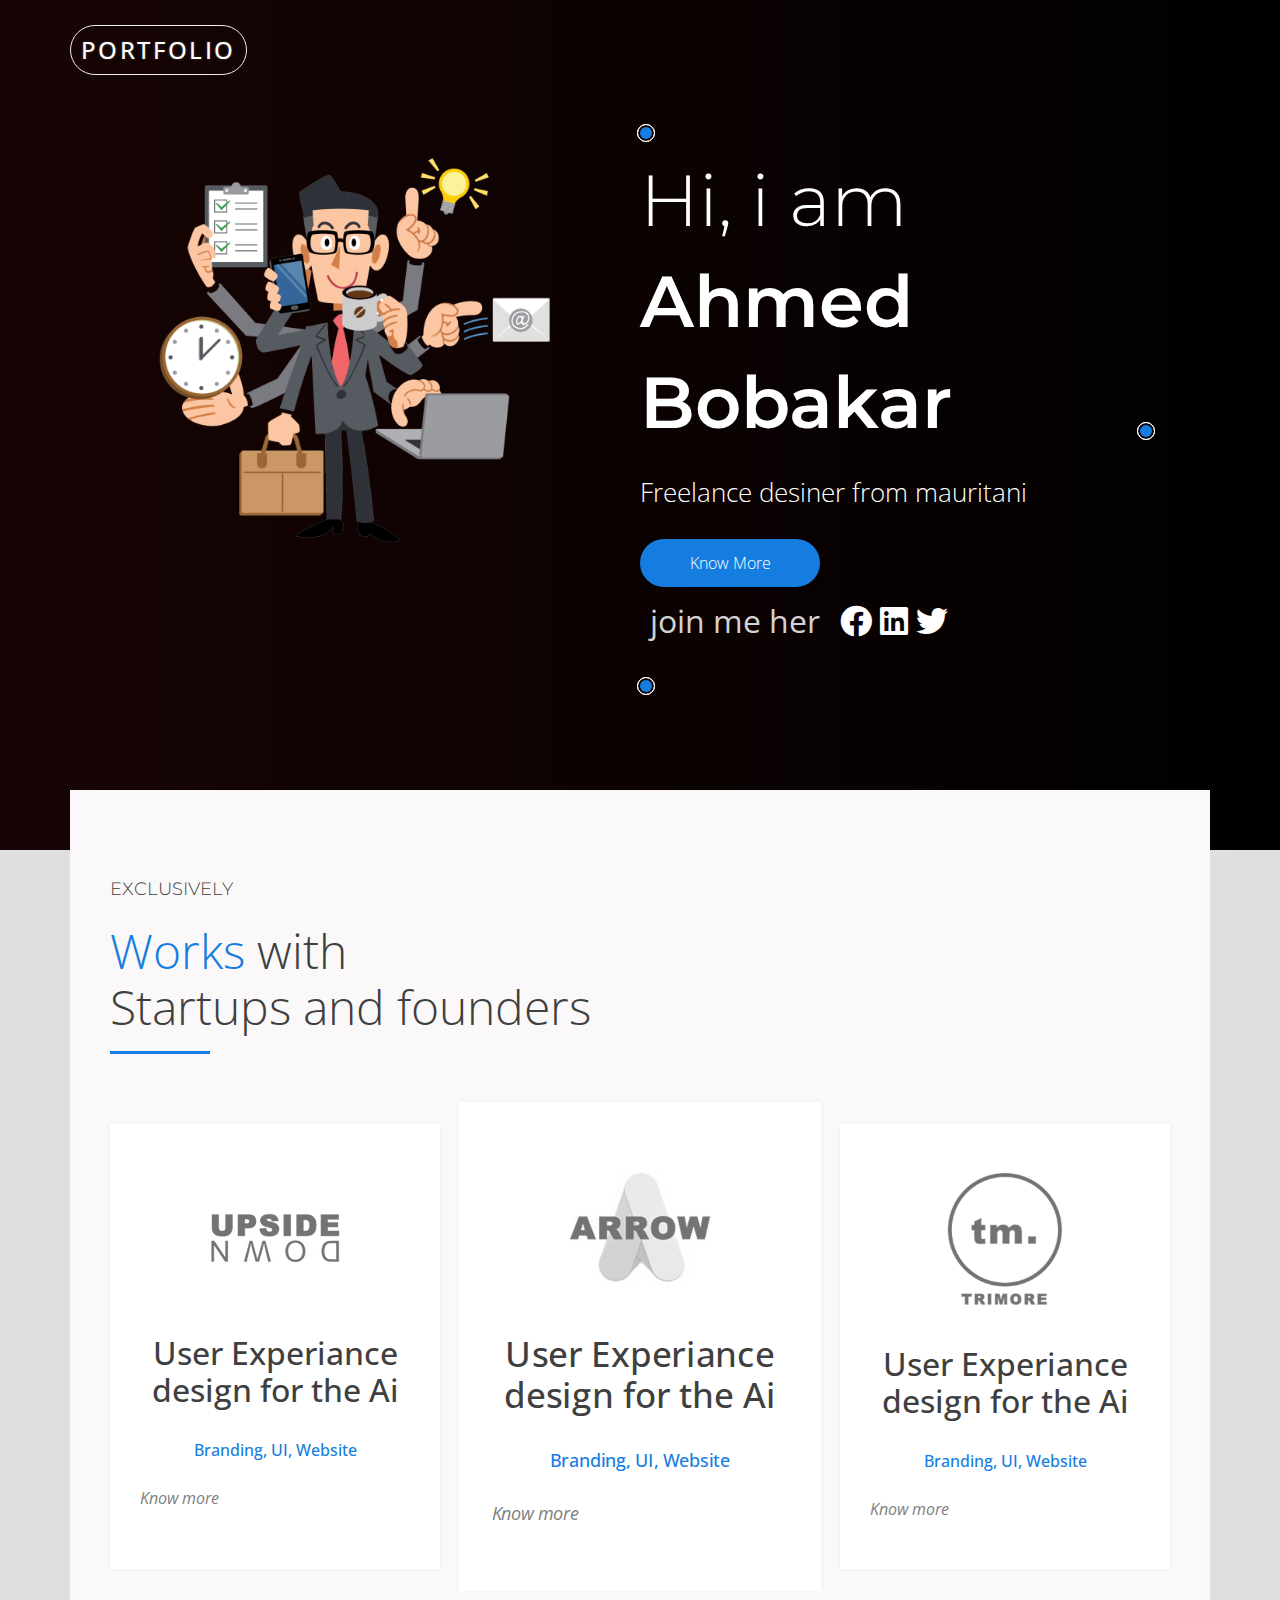
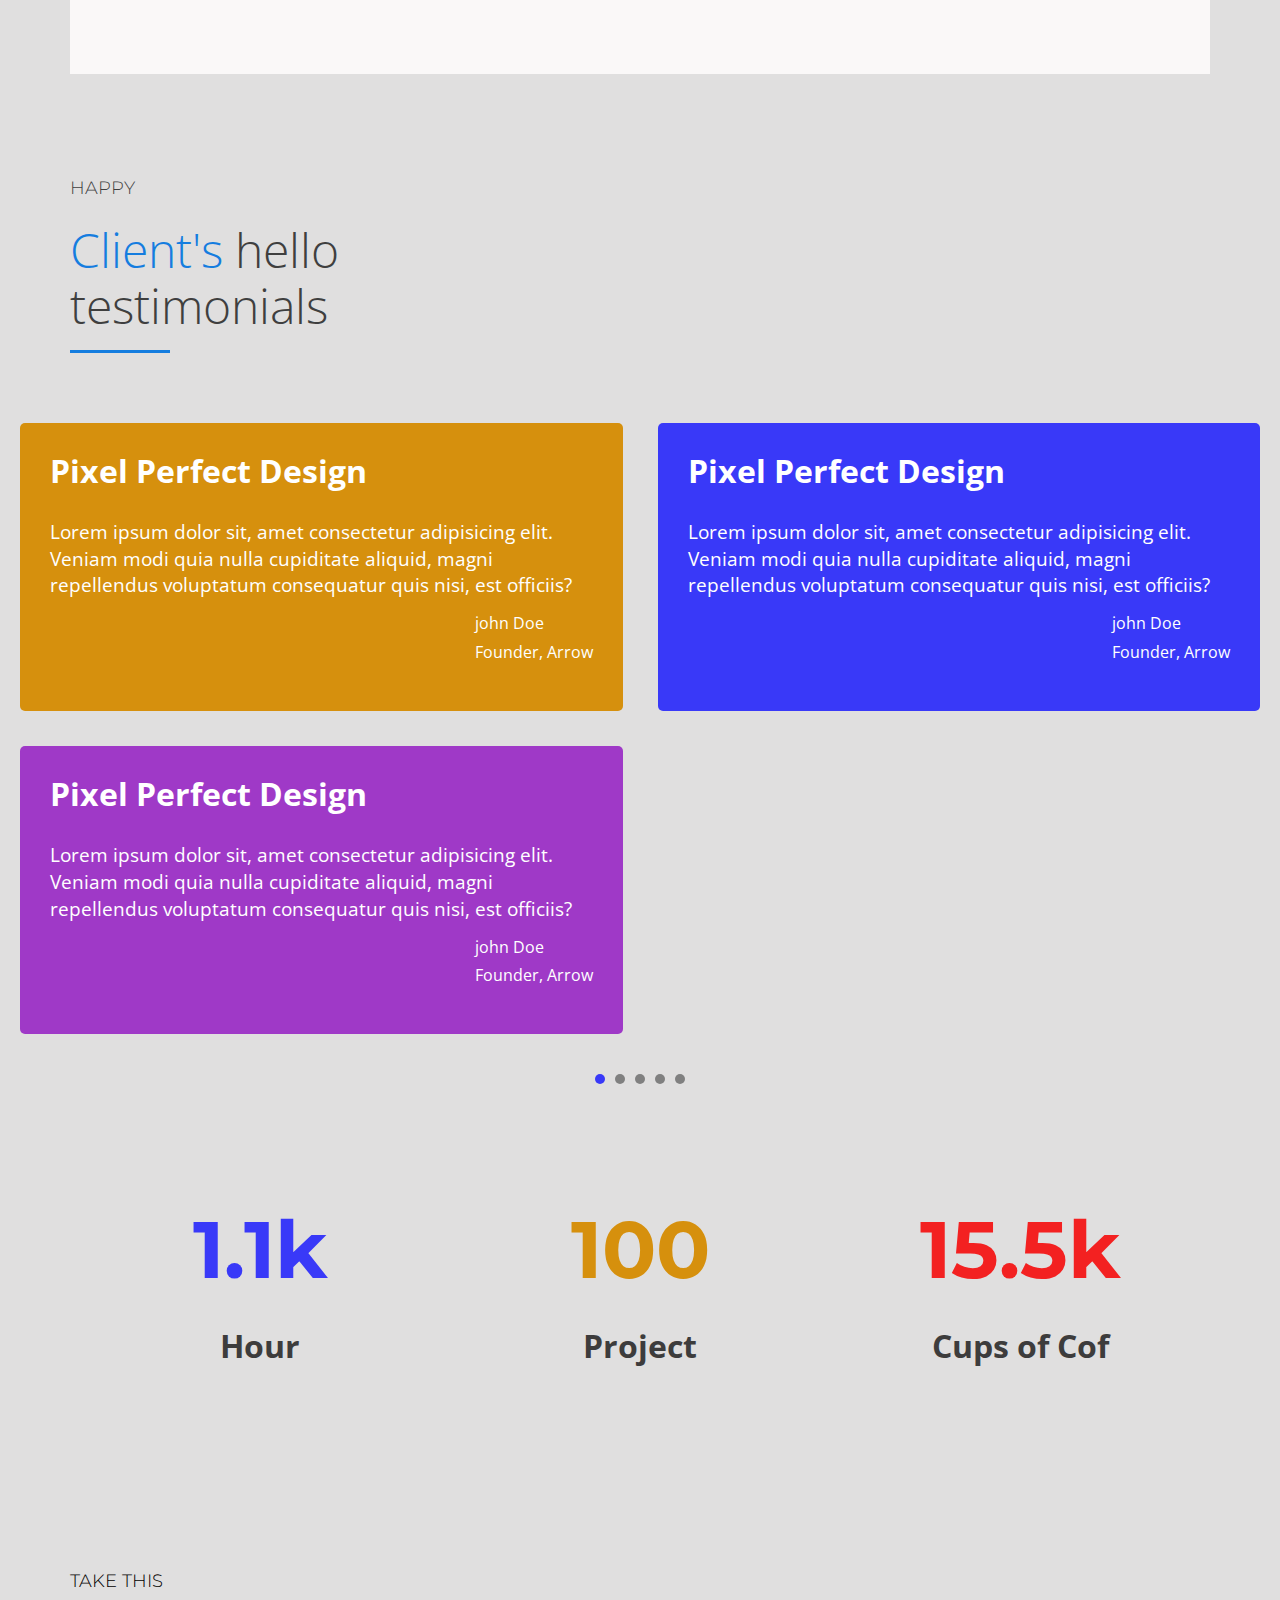
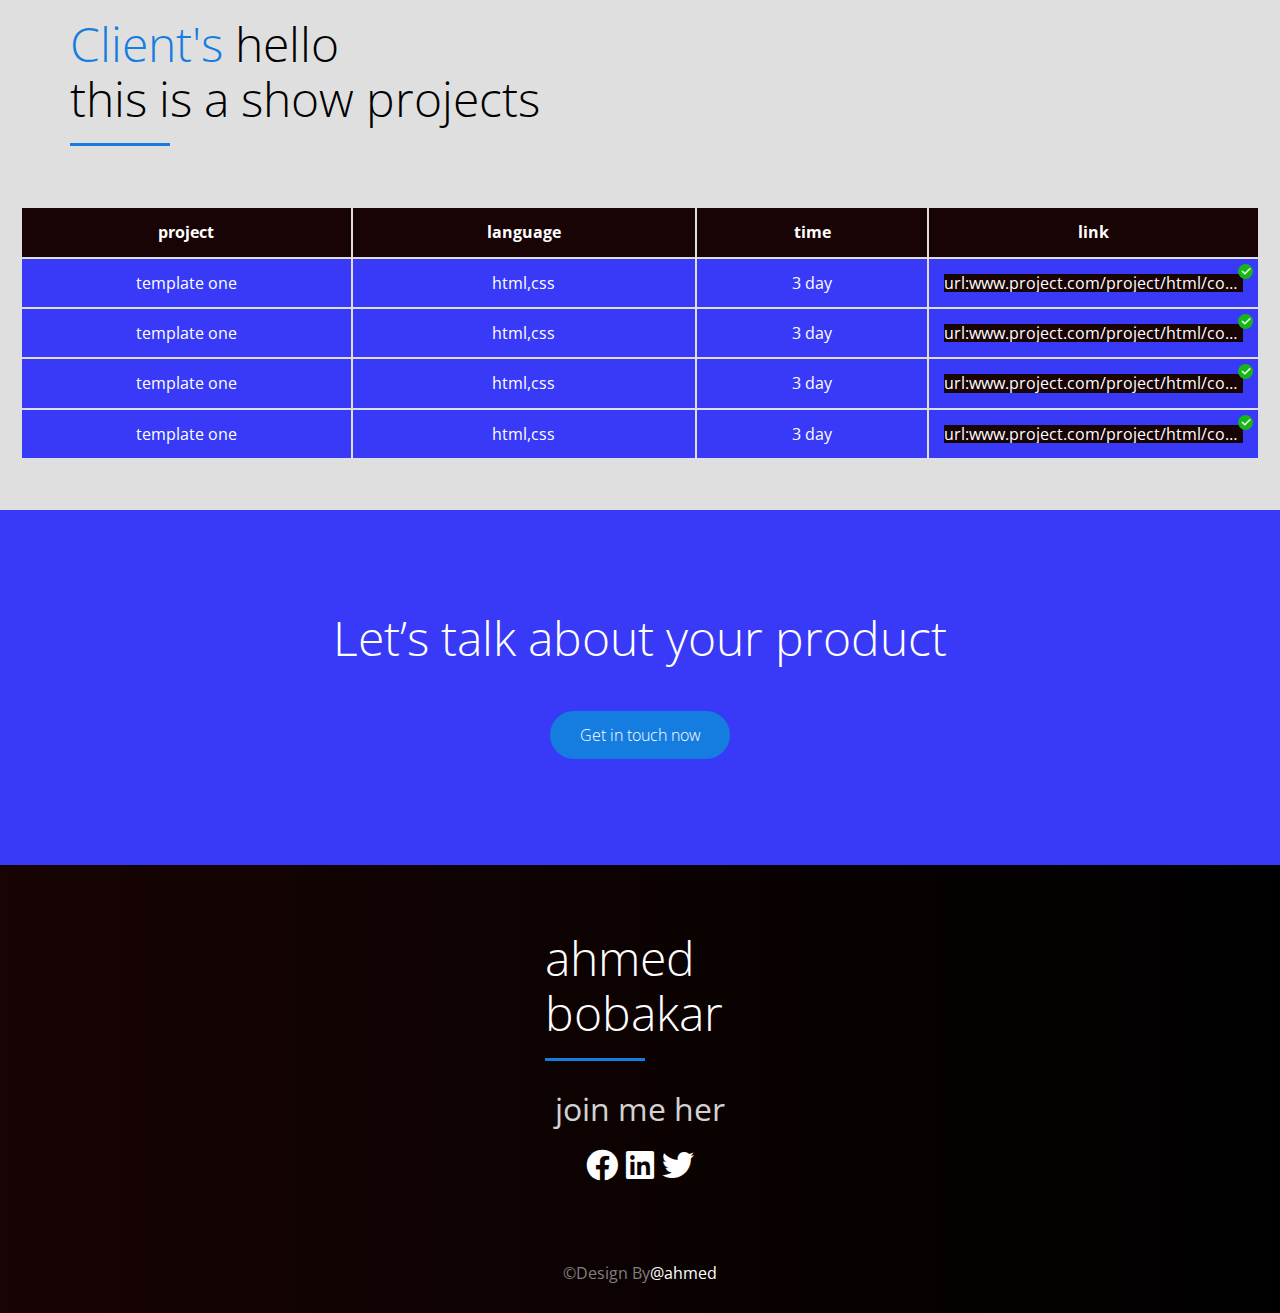
<file: index.html>
<!DOCTYPE html>
<html lang="en">
<head>
    <meta charset="UTF-8">
    <meta http-equiv="X-UA-Compatible" content="IE=edge">
    <meta name="viewport" content="width=device-width, initial-scale=1.0">
    <link rel="stylesheet" href="css/normalize.css">
    <link rel="stylesheet" href="css/all.min.css">
    <link rel="stylesheet" href="css/main.css">

    <!-- google fonts -->
    <link href="https://fonts.googleapis.com/css?family=Montserrat:300,400,500,600,700|Open+Sans:300,400,700" rel="stylesheet">

    <title>portfolio</title>
</head>
<body>
    <!-- start header -->
    <header>
        <nav>
            <div class="container">
                <menu>
                    <div class="logo"><span>portfolio</span></div>
                </menu>
            </div>
        </nav>
        <div class="container">
            <div class="row">
                <div class="img">
                    <img src="img/hero.png" alt="">
                </div>
                <div class="text">
                    <h1><span>Hi, i am </span><br> Ahmed Bobakar</h1>
                    <h3>Freelance desiner from mauritani</h3>
                    <div class="btn"><a href="#">Know More</a></div>
                    <div class="social">
                        <span>join me her</span>
                        <div>
                            <a href="https://www.facebook.com/profile.php?id=100070529109123&mibextid=ZbWKwL"><i class="fa-brands fa-facebook fa-x2 facebook"></i></a>
                            <a href="https://www.linkedin.com/in/ahmed-boker-792393263"><i class="fa-brands fa-linkedin fa-x2 "></i></a>
                            <a href="https://twitter.com/ahmed67027484"><i class="fa-brands fa-twitter fa-x2 twiter"></i></a>
                        </div>
                    </div>
                </div>
            </div>
        </div>
        <div class="ani one"><span class="circle"></span></div>
        <div class="ani tow"><span class="circle"></span></div>
        <div class="ani three"><span class="circle"></span></div>
    </header>
    <!-- end header -->
    <!-- start section one  -->
    <section>
        <div class="container">
            <div class="row-brand">
                <h4>exclusively</h4>
                <h2><span class="red">Works</span> with<br>Startups and founders</h2>
                <div class="row-col">
                    <div class="col">
                        <img src="img/logo-1.png" alt="">
                        <p>User Experiance design for the Ai</p>
                        <span>Branding, UI, Website</span>
                        <a href="#">Know more</a>
                    </div>
                    <div class="col mark">
                        <img src="img/logo-2.png" alt="">
                        <p>User Experiance design for the Ai</p>
                        <span>Branding, UI, Website</span>
                        <a href="#">Know more</a>
                    </div>
                    <div class="col">
                        <img src="img/logo-3.png" alt="">
                        <p>User Experiance design for the Ai</p>
                        <span>Branding, UI, Website</span>
                        <a href="#">Know more</a>
                    </div>
                </div>
            </div>
        </div>
    </section>
    <!-- end section one  -->
    <!-- start section tow -->
    <section>
        <div class="row-testmonials">
            <div class="container">
                <h4>happy</h4>
                <h2><span>Client's</span> hello<br>testimonials</h2>
            </div>
            <div class="row-col">
                <div class="col orange">
                    <h3>Pixel Perfect Design</h3>
                    <p>
                       Lorem ipsum dolor sit, amet consectetur adipisicing elit.
                       Veniam modi quia nulla cupiditate aliquid, magni repellendus voluptatum consequatur quis nisi, est officiis?
                    </p>
                    <div>
                        <span>john Doe</span>
                        <span>Founder, Arrow</span>
                    </div>
                </div>
                <div class="col blue">
                    <h3>Pixel Perfect Design</h3>
                    <p>
                       Lorem ipsum dolor sit, amet consectetur adipisicing elit.
                       Veniam modi quia nulla cupiditate aliquid, magni repellendus voluptatum consequatur quis nisi, est officiis?
                    </p>
                    <div>
                        <span>john Doe</span>
                        <span>Founder, Arrow</span>
                    </div>
                </div>
                <div class="col purple">
                    <h3>Pixel Perfect Design</h3>
                    <p>
                       Lorem ipsum dolor sit, amet consectetur adipisicing elit.
                       Veniam modi quia nulla cupiditate aliquid, magni repellendus voluptatum consequatur quis nisi, est officiis?
                    </p>
                    <div>
                        <span>john Doe</span>
                        <span>Founder, Arrow</span>
                    </div>
                </div>
            </div>
            <div class="icon-circle">
                <span class="active"></span>
                <span></span>
                <span></span>
                <span></span>
                <span></span>
            </div>
        </div>
    </section>
    <!-- end section tow -->
    <!-- start section project -->
    <section>
        <div class="row-project">
            <div class="container">
                <div class="row-col">
                    <div class="col">
                        <span class="c-blue">1.1k</span>
                        <h3>Hour</h3>
                    </div>
                    <div class="col">
                        <span class="c-orange">100</span>
                        <h3>Project</h3>
                    </div>
                    <div class="col">
                        <span class="c-red">15.5k</span>
                        <h3>Cups of Cof</h3>
                    </div>
                </div>
            </div>
        </div>
    </section>
    <!-- end section project -->
    <!-- start section cleint  -->
    <div class="row-cleint">
        <div class="container">
            <h4>take this</h4>
            <h2><span>Client's</span> hello<br>this is a show projects</h2>
        </div>
            <table>
                <thead>
                    <th>project</th>
                    <th>language</th>
                    <th>time</th>
                    <th>link</th>
                </thead>
                <tbody>
                    <tr>
                        <td>template one</td>
                        <td>html,css</td>
                        <td>3 day</td>
                        <td>
                            <div>
                                <a href="#">url:www.project.com/project/html/content</a>
                            </div>
                            <div class="done"></div>
                        </td>
                    </tr>
                    <tr>
                        <td>template one</td>
                        <td>html,css</td>
                        <td>3 day</td>
                        <td>
                            <div>
                                <a href="#">url:www.project.com/project/html/content</a>
                            </div>
                            <div class="done"></div>
                        </td>
                    </tr>
                    <tr>
                        <td>template one</td>
                        <td>html,css</td>
                        <td>3 day</td>
                        <td>
                            <div>
                                <a href="#">url:www.project.com/project/html/content</a>
                            </div>
                            <div class="done"></div>
                        </td>
                    </tr>
                    <tr>
                        <td>template one</td>
                        <td>html,css</td>
                        <td>3 day</td>
                        <td>
                            <div>
                                <a href="#">url:www.project.com/project/html/content</a>
                            </div>
                            <div class="done"></div>
                        </td>
                    </tr>
                </tbody>
            </table>
    </div>
    <!-- end section cleint  -->
    <!-- start about -->
    <section class="about">
        <article class="col">
            <h2>Let’s talk about your product</h2>
            <div><a href="#">Get in touch now</a></div>   
        </article>
    </section>
    <section>
    </section>
    <!-- end about -->
    <footer>
        <div class="container">
            <div class="row-footer">
                <div class="col">
                    <h2>ahmed<br>bobakar</h2>
                    <div class="social">
                        <span>join me her</span>
                        <div>
                            <i class="fa-brands fa-facebook fa-x2 facebook"></i> 
                            <i class="fa-brands fa-linkedin fa-x2 "></i>
                            <i class="fa-brands fa-twitter fa-x2 twiter"></i>
                        </div>
                    </div>
                </div>
            </div>
        </div>
        <div class="foot">
            &copy;<span>Design By</span><a href="ahmed@gmail.com">@ahmed</a>
        </div>
    </footer>
</body>
</html>
</file>
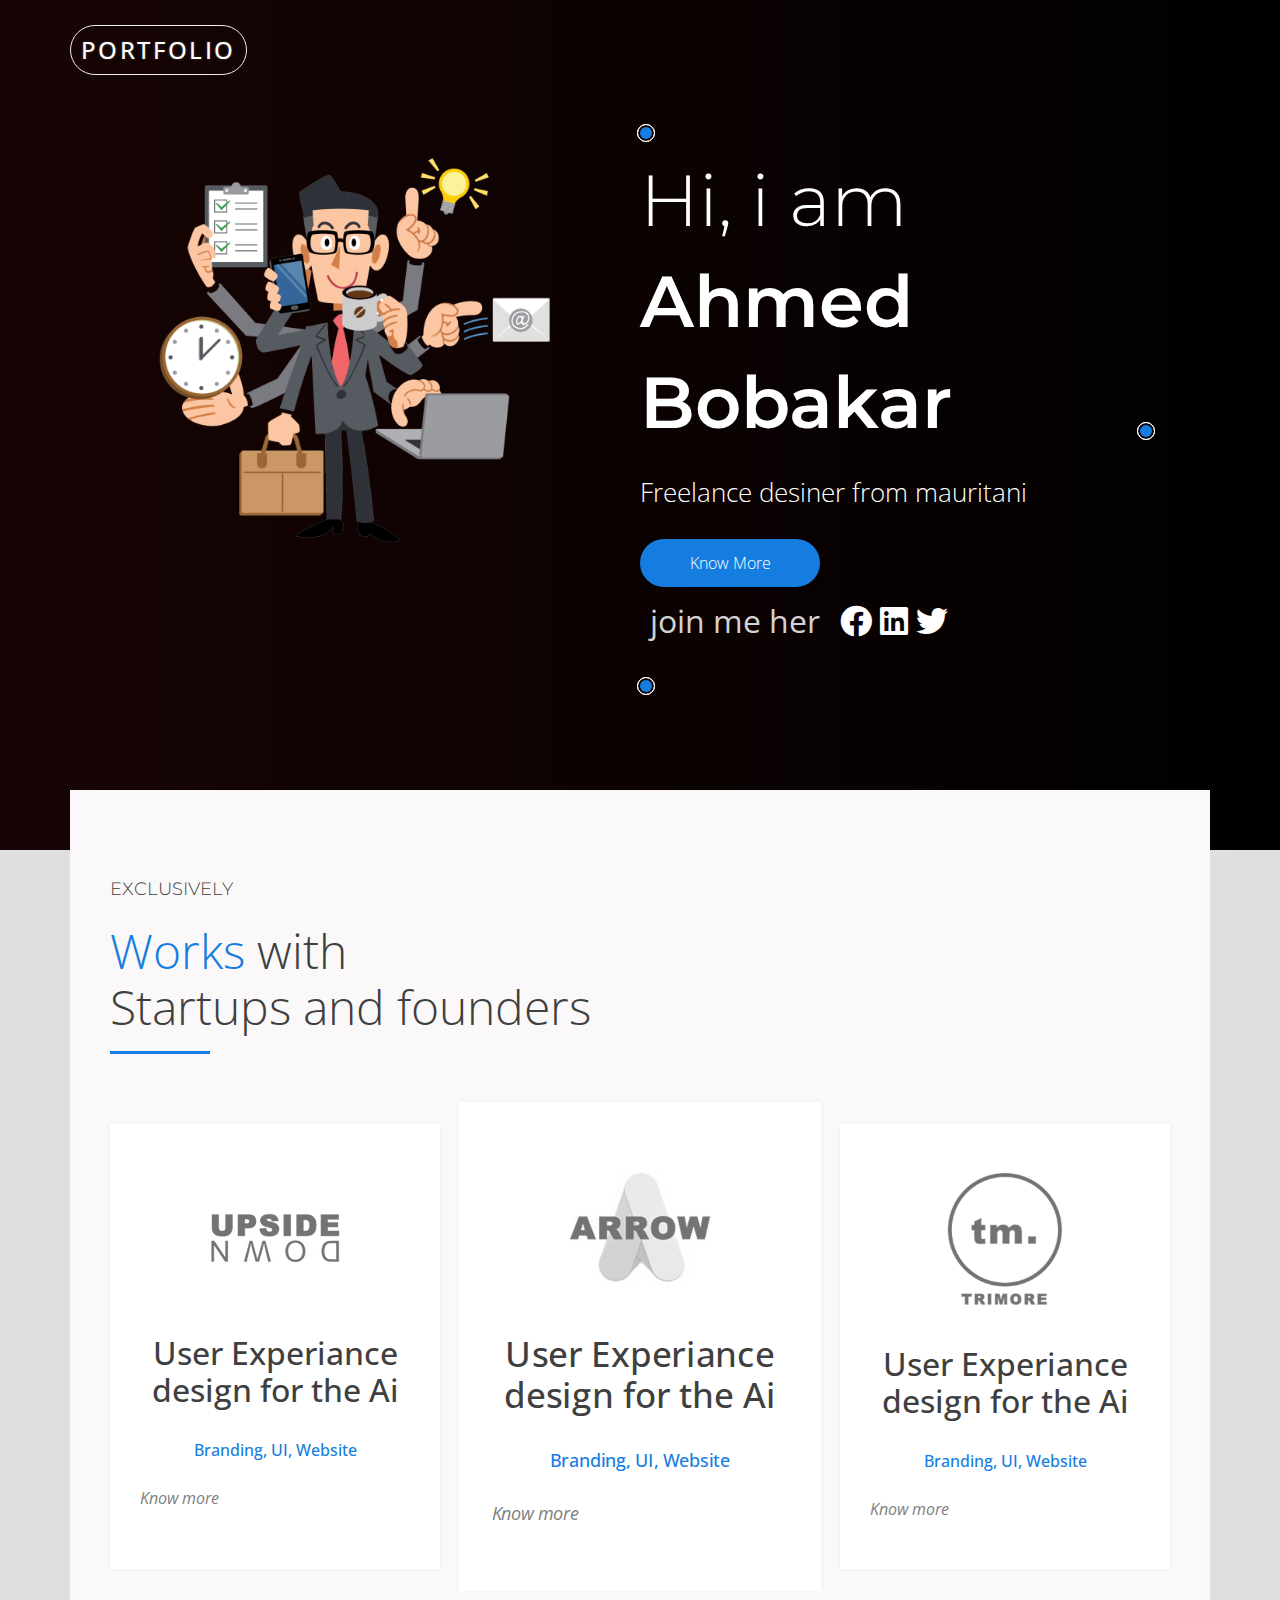
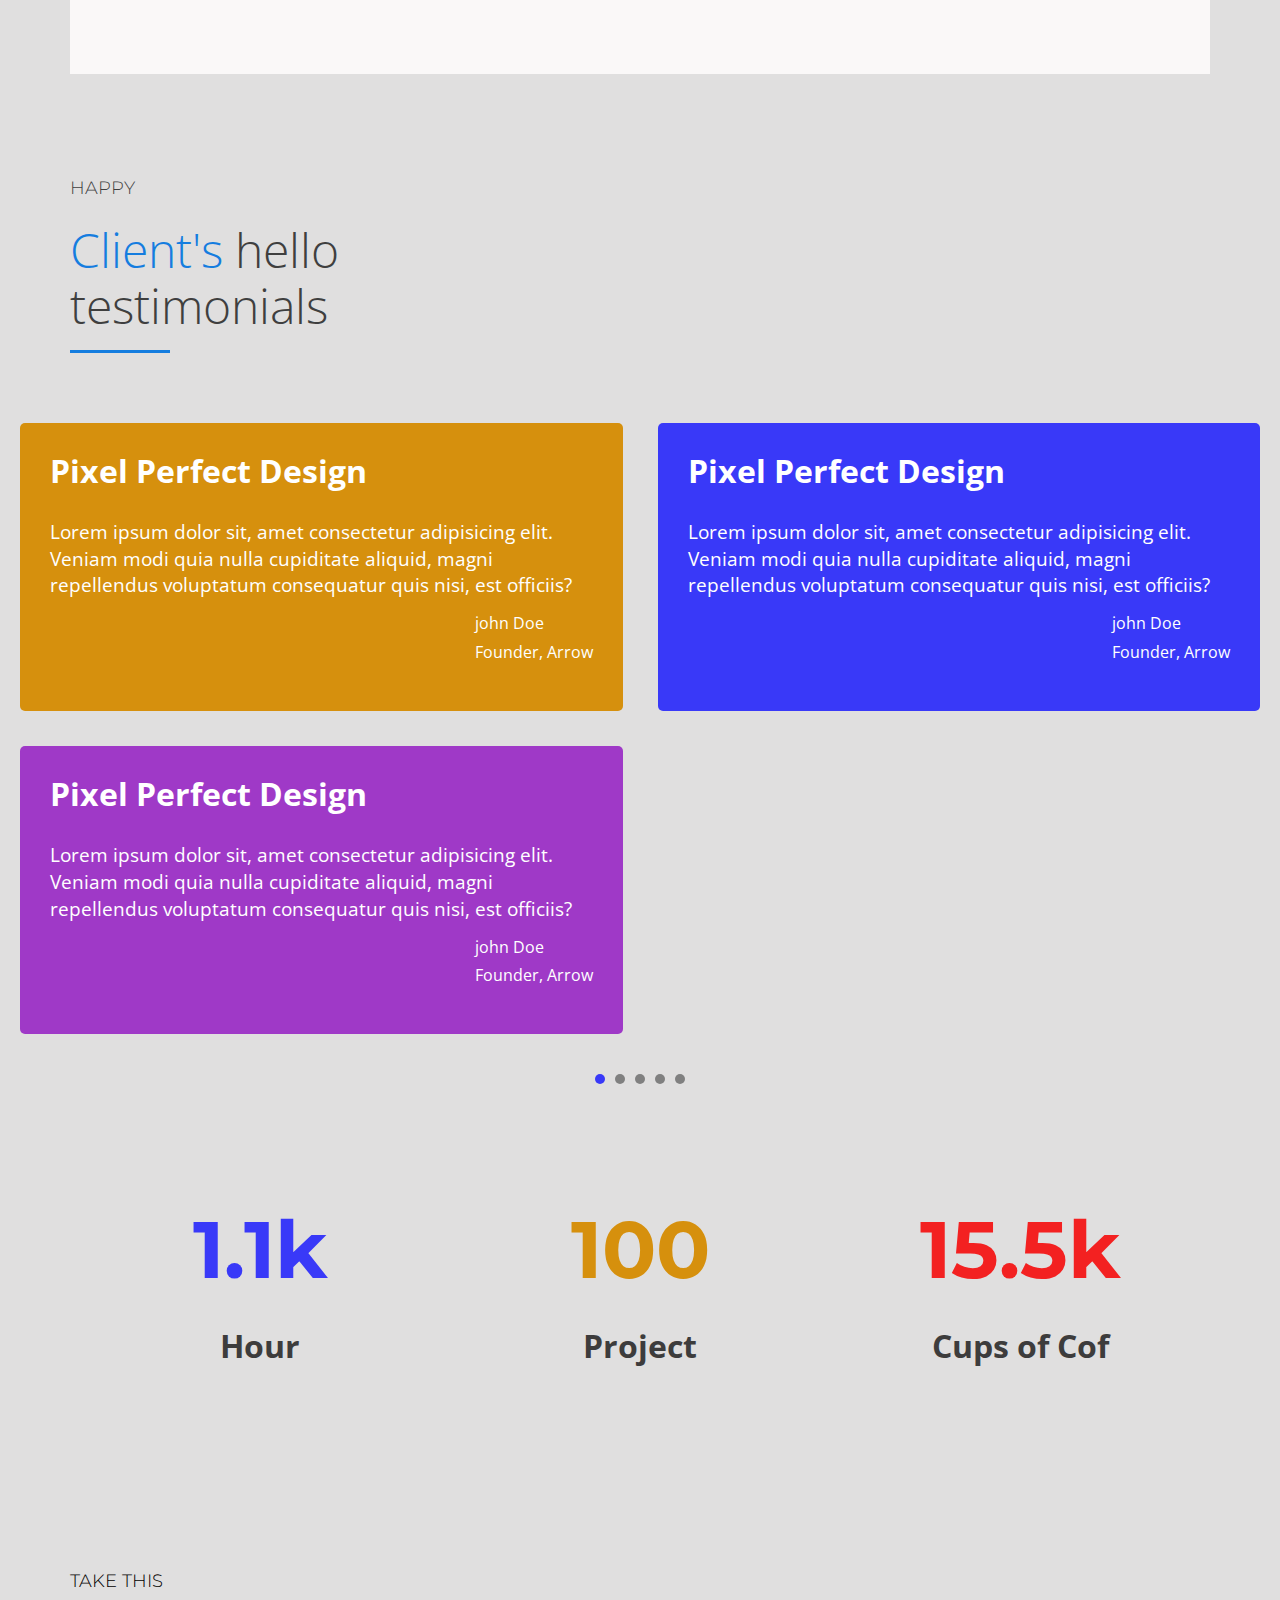
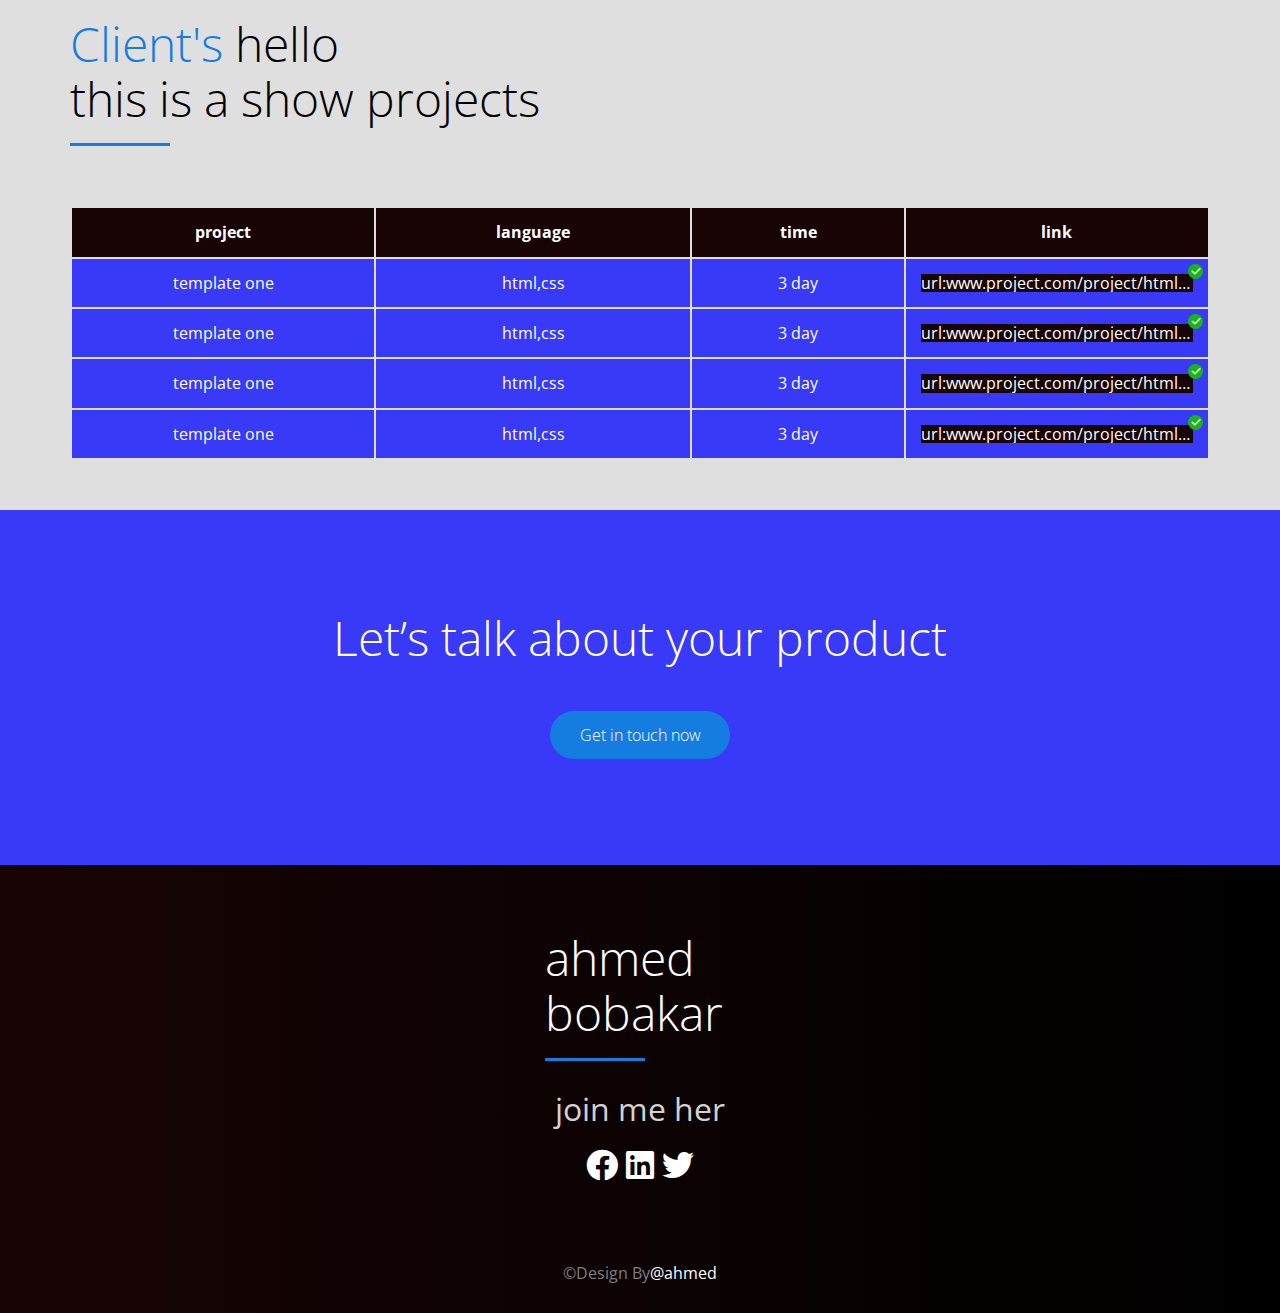
<file: my_portfolio/index.html>
<!DOCTYPE html>
<html lang="en">
<head>
    <meta charset="UTF-8">
    <meta http-equiv="X-UA-Compatible" content="IE=edge">
    <meta name="viewport" content="width=device-width, initial-scale=1.0">
    <link rel="stylesheet" href="css/normalize.css">
    <link rel="stylesheet" href="css/all.min.css">
    <link rel="stylesheet" href="css/main.css">

    <!-- google fonts -->
    <link href="https://fonts.googleapis.com/css?family=Montserrat:300,400,500,600,700|Open+Sans:300,400,700" rel="stylesheet">

    <title>portfolio</title>
</head>
<body>
    <!-- start header -->
    <header>
        <nav>
            <div class="container">
                <menu>
                    <div class="logo"><span>portfolio</span></div>
                </menu>
            </div>
        </nav>
        <div class="container">
            <div class="row">
                <div class="img">
                    <img src="img/hero.png" alt="">
                </div>
                <div class="text">
                    <h1><span>Hi, i am </span><br> Ahmed Bobakar</h1>
                    <h3>Freelance desiner from mauritani</h3>
                    <div class="btn"><a href="#">Know More</a></div>
                    <div class="social">
                        <span>join me her</span>
                        <div>
                            <a href="https://www.facebook.com/profile.php?id=100070529109123&mibextid=ZbWKwL"><i class="fa-brands fa-facebook fa-x2 facebook"></i></a>
                            <a href="https://www.linkedin.com/in/ahmed-boker-792393263"><i class="fa-brands fa-linkedin fa-x2 "></i></a>
                            <a href="https://twitter.com/ahmed67027484"><i class="fa-brands fa-twitter fa-x2 twiter"></i></a>
                        </div>
                    </div>
                </div>
            </div>
        </div>
        <div class="ani one"><span class="circle"></span></div>
        <div class="ani tow"><span class="circle"></span></div>
        <div class="ani three"><span class="circle"></span></div>
    </header>
    <!-- end header -->
    <!-- start section one  -->
    <section>
        <div class="container">
            <div class="row-brand">
                <h4>exclusively</h4>
                <h2><span class="red">Works</span> with<br>Startups and founders</h2>
                <div class="row-col">
                    <div class="col">
                        <img src="img/logo-1.png" alt="">
                        <p>User Experiance design for the Ai</p>
                        <span>Branding, UI, Website</span>
                        <a href="#">Know more</a>
                    </div>
                    <div class="col mark">
                        <img src="img/logo-2.png" alt="">
                        <p>User Experiance design for the Ai</p>
                        <span>Branding, UI, Website</span>
                        <a href="#">Know more</a>
                    </div>
                    <div class="col">
                        <img src="img/logo-3.png" alt="">
                        <p>User Experiance design for the Ai</p>
                        <span>Branding, UI, Website</span>
                        <a href="#">Know more</a>
                    </div>
                </div>
            </div>
        </div>
    </section>
    <!-- end section one  -->
    <!-- start section tow -->
    <section>
        <div class="row-testmonials">
            <div class="container">
                <h4>happy</h4>
                <h2><span>Client's</span> hello<br>testimonials</h2>
            </div>
            <div class="row-col">
                <div class="col orange">
                    <h3>Pixel Perfect Design</h3>
                    <p>
                       Lorem ipsum dolor sit, amet consectetur adipisicing elit.
                       Veniam modi quia nulla cupiditate aliquid, magni repellendus voluptatum consequatur quis nisi, est officiis?
                    </p>
                    <div>
                        <span>john Doe</span>
                        <span>Founder, Arrow</span>
                    </div>
                </div>
                <div class="col blue">
                    <h3>Pixel Perfect Design</h3>
                    <p>
                       Lorem ipsum dolor sit, amet consectetur adipisicing elit.
                       Veniam modi quia nulla cupiditate aliquid, magni repellendus voluptatum consequatur quis nisi, est officiis?
                    </p>
                    <div>
                        <span>john Doe</span>
                        <span>Founder, Arrow</span>
                    </div>
                </div>
                <div class="col purple">
                    <h3>Pixel Perfect Design</h3>
                    <p>
                       Lorem ipsum dolor sit, amet consectetur adipisicing elit.
                       Veniam modi quia nulla cupiditate aliquid, magni repellendus voluptatum consequatur quis nisi, est officiis?
                    </p>
                    <div>
                        <span>john Doe</span>
                        <span>Founder, Arrow</span>
                    </div>
                </div>
            </div>
            <div class="icon-circle">
                <span class="active"></span>
                <span></span>
                <span></span>
                <span></span>
                <span></span>
            </div>
        </div>
    </section>
    <!-- end section tow -->
    <!-- start section project -->
    <section>
        <div class="row-project">
            <div class="container">
                <div class="row-col">
                    <div class="col">
                        <span class="c-blue">1.1k</span>
                        <h3>Hour</h3>
                    </div>
                    <div class="col">
                        <span class="c-orange">100</span>
                        <h3>Project</h3>
                    </div>
                    <div class="col">
                        <span class="c-red">15.5k</span>
                        <h3>Cups of Cof</h3>
                    </div>
                </div>
            </div>
        </div>
    </section>
    <!-- end section project -->
    <!-- start section cleint  -->
    <div class="row-cleint">
        <div class="container">
            <h4>take this</h4>
            <h2><span>Client's</span> hello<br>this is a show projects</h2>
            <table>
                <thead>
                    <th>project</th>
                    <th>language</th>
                    <th>time</th>
                    <th>link</th>
                </thead>
                <tbody>
                    <tr>
                        <td>template one</td>
                        <td>html,css</td>
                        <td>3 day</td>
                        <td>
                            <div>
                                <a href="#">url:www.project.com/project/html/content</a>
                            </div>
                            <div class="done"></div>
                        </td>
                    </tr>
                    <tr>
                        <td>template one</td>
                        <td>html,css</td>
                        <td>3 day</td>
                        <td>
                            <div>
                                <a href="#">url:www.project.com/project/html/content</a>
                            </div>
                            <div class="done"></div>
                        </td>
                    </tr>
                    <tr>
                        <td>template one</td>
                        <td>html,css</td>
                        <td>3 day</td>
                        <td>
                            <div>
                                <a href="#">url:www.project.com/project/html/content</a>
                            </div>
                            <div class="done"></div>
                        </td>
                    </tr>
                    <tr>
                        <td>template one</td>
                        <td>html,css</td>
                        <td>3 day</td>
                        <td>
                            <div>
                                <a href="#">url:www.project.com/project/html/content</a>
                            </div>
                            <div class="done"></div>
                        </td>
                    </tr>
                </tbody>
            </table>
        </div>
    </div>
    <!-- end section cleint  -->
    <!-- start about -->
    <section class="about">
        <article class="col">
            <h2>Let’s talk about your product</h2>
            <div><a href="#">Get in touch now</a></div>   
        </article>
    </section>
    <section>
    </section>
    <!-- end about -->
    <footer>
        <div class="container">
            <div class="row-footer">
                <div class="col">
                    <h2>ahmed<br>bobakar</h2>
                    <div class="social">
                        <span>join me her</span>
                        <div>
                            <i class="fa-brands fa-facebook fa-x2 facebook"></i> 
                            <i class="fa-brands fa-linkedin fa-x2 "></i>
                            <i class="fa-brands fa-twitter fa-x2 twiter"></i>
                        </div>
                    </div>
                </div>
            </div>
        </div>
        <div class="foot">
            &copy;<span>Design By</span><a href="ahmed@gmail.com">@ahmed</a>
        </div>
    </footer>
</body>
</html>
</file>
<file: css/main.css>
:root {
    --color-main:#157ddf;
    --orange-color:#d6900d;
    --purple-color:#9f39c7;
    --blue-color:#3939f8;
    --red-color:#f32121;
}
* {
    box-sizing: border-box;
}
body {
    font-family: 'Open Sans', sans-serif;
    margin: 0;
    padding: 0;
    background-color: #e0dfdf;
}
nav,menu {
    margin:0;
    padding: 0;
}
li {
    list-style: none;
}
a {
    text-decoration: none;
}
.container {
    padding-left: 15px;
    padding-right: 15px;
    margin-left:auto;
    margin-right:auto;
}
/* start header  */
header {
    background-image: linear-gradient(to left ,#000000,#180404);
    padding-bottom:100px ;
    position: relative;
}
header nav menu {
    display: flex;
    justify-content: space-between;
    align-items: center;
    height: 100px;
}
nav menu .logo {
    padding: 10px;
    border-radius: 30px;
    border:solid 1px #EEE;
}
nav menu .logo span {
    font-size: 1.5em;
    font-weight: 500;
    color: white;
    text-transform: uppercase;
    letter-spacing: 0.1em;
    text-shadow: 0 0 3px #3d3c3c;
    
}
header .row {
    display: flex;
    margin-top: 50px;
}
header .row .img {
    display: flex;
    justify-content: center;
    align-items: center;
    height: 100%;
    flex:1;
}
@media (max-width: 991px) {
    header .row .img {
        display: none;
    }
}
header .row .img img {
    max-width: 400px;
    animation: move-img 1.8s linear infinite;
}
header .row .text {
    flex:1;
    color:white;
    display: flex;
    flex-direction: column;
    justify-content: center;
    padding-bottom: 100px;
}
@media (max-width: 767px) {
    header .row .text {
        align-items: center;
        padding-bottom: 50px;
    }
}
header .row h1 {
    font-family: 'Montserrat', sans-serif;
    font-size: 4.5em;
    line-height: 1.4;
    font-weight: 600;
    margin: 0;
}
@media (max-width: 767px) {
    header .row h1 {
        text-align: center;
    }
}
header .row h1 span {
    font-weight: 300;
}
header .row h3 {
    font-size:1.6em;
    font-weight: 300;
}
@media (max-width: 767px) {
    header .row h3 {
        text-align: center;
        font-size: 18px;
    }
}
header .row .btn {
    height: 60px;
    display: flex;
    align-items: center;
}
@media (max-width: 767px) {
    header .row .btn  {
        margin-bottom: 20px;
    }
}
header .row .text .btn  a {
    padding:15px 0;
    width:180px;
    background-color: #157ddf;
    color:white;
    text-align: center;
    border-radius: 30px;
    font-weight: 300;
    transition: margin 0.3s;
    box-shadow: 0 0 3px black;
}
header .row .btn a:hover {
    margin-bottom: 7px;
}
header .row .social {
    display: flex;
    align-items: center;
    flex-wrap:wrap;
    gap: 10px;
    font-size: 2em;
}
@media (max-width: 767px) {
    header .row .social  {
        flex-direction: column;
    }
}
header .row .social span {
    color:#d3d1d1;
    padding: 10px;
}
@media (max-width: 767px) {
    header .row .social span {
       font-size: 18px;
    }
}
header .row .social a i {
    cursor: pointer;
    transition: 0.3s;
    color: white;
}
header .row .social a:hover i{
    color:#d3d1d1;
}
header .row .social a:hover i.twiter {
    color: #157ddf;
}
header .row .social a:hover i.facebook {
    color: #042bdb;
}
.ani {
    position: absolute;
    display: flex;
}
.ani .circle {
    width: 12px;
    height:12px;
    border-radius: 50%;
    position: relative;
    background-color: var(--color-main);
}
.ani .circle::before, .ani .circle::after {
    content: "";
    position: absolute;
    width: 16px;
    height: 16px;
    border-radius: 50%;
    top:-3px;
    left:-3px;
    border: solid 1px white;
    animation: circls 1.8s linear infinite ;
}

.one {
    top: 15%;
    left:50%;
}
@media (max-width: 767px) {
    .one {
        top: 65%;
        left:10%;
    }
}
.tow {
    top: 50%;
    right: 10%;
}
@media (max-width: 767px) {
    .tow {
        top: 15%;
        right:10%;
    }
}
.three {
    top: 80%;
    left:50%;
}
@media (max-width: 767px) {
    .three {
        top: 87%;
        left:86%;
    }
}
/* end header  */
/* start row brand */
.row-brand {
    padding:65px 40px;
    background-color: #faf8f8;
    position: relative;
    top:-60px;
    color: #3f3f3f;
}
@media (max-width: 500px) {
    .row-brand {
        padding:65px 20px;
    }
}
.row-brand > h4 {
    text-transform: uppercase;
    font-weight: 300;
    font-size:18px;
    font-family: 'Montserrat', sans-serif;
}
.row-brand h2 {
    font-size: 3em;
    font-weight: 300;
    margin-top: 15px;
    margin-bottom: 20px;
    padding-bottom: 20px;
    position: relative;
}
.row-brand h2::after {
    content:"";
    position: absolute;
    bottom: 0;
    left: 0;
    width:100px;
    height: 3px;
    background-color: #157ddf;
}
.row-brand h2 span {
    color:var(--color-main);
}
.row-brand .row-col {
    display: grid;
    grid-template-columns: repeat(auto-fill, minmax(300px, 1fr));
    padding-top:50px;
    padding-bottom: 40px;
    gap: 35px;
}
@media (max-width: 767px) {
    .row-brand .row-col {
    grid-template-columns:minmax(200px, 1fr);
        padding-bottom: 20px;
    }
}
.row-brand .row-col .col {
    display: flex;
    flex-direction: column;
    justify-content: center;
    align-items: center;
    box-shadow: 0 0 4px #eee;
    background-color: white;
    padding:40px 20px;
}
.mark {
    transform: scale(1.1);
}
@media (max-width: 1199px) {
    .mark {
        transform: scale(1);
    }
}
.row-brand .row-col .col img {
    max-width: 130px;
}
.row-brand .row-col .col p {
    font-size: 2em;
    max-width: 300px;
    text-align: center;
    font-weight: 500;
}
@media (max-width: 767px) {
    .row-brand .row-col .col p {
        font-size: 18px;
    }
}
.row-brand .row-col .col span {
    margin-bottom: 20px;
    color: var(--color-main);
    font-weight: 500;
}
.row-brand .row-col .col a {
    display:block;
    width: fit-content;
    padding: 10px;
    margin-right:auto;
    color:grey;
    font-style: italic;
}
/* end row brand */
/* start row testmonials */
.row-testmonials {
    padding:20px 20px;
    color: #3f3f3f;
}
.row-testmonials h4 {
    text-transform: uppercase;
    font-weight: 300;
    font-size:18px;
    font-family: 'Montserrat', sans-serif;
}
.row-testmonials h2 {
    font-size: 3em;
    font-weight: 300;
    margin-top: 15px;
    margin-bottom: 20px;
    padding-bottom: 20px;
    position: relative;
}
.row-testmonials h2::after {
    content:"";
    position: absolute;
    bottom: 0;
    left: 0;
    width:100px;
    height: 3px;
    background-color: #157ddf;
}
.row-testmonials h2 span {
    color:var(--color-main);
}
.row-testmonials .row-col {
    display: grid;
    grid-template-columns: repeat(auto-fill, minmax(400px, 1fr));
    padding-top:50px;
    padding-bottom: 40px;
    gap: 35px;
}
@media (max-width: 767px) {
    .row-testmonials .row-col {
        grid-template-columns: minmax(200px, 1fr);
    }
}
.row-testmonials .row-col .col {
    display: flex;
    flex-direction: column;
    padding:30px;
    color:white;
    border-radius: 5px;
    padding-bottom: 50px;
    cursor:grab;
}
.row-testmonials .col h3 {
    font-size: 2em;
    margin-top: 0;
    margin-bottom: 10px;
}
.row-testmonials .col p {
    font-size: 1.2em;
    line-height: 1.4;
    margin-bottom: 15px;
}
.row-testmonials .col div {
    display: flex;
    gap:10px;
    flex-direction: column;
    margin-left: auto;
}
.row-testmonials .icon-circle {
    display: flex;
    justify-content: center;
    align-items: center;
    gap: 10px;
} 
@media (max-width: 1199px) {
    .row-testmonials .icon-circle {
        display: none;
    }
}
.row-testmonials .icon-circle span {
    width: 10px;
    height:10px;
    background-color: grey;
    border-radius: 50%;
}
.row-testmonials .icon-circle span.active {
    background-color: var(--blue-color);
}
.orange {
    background-color: var(--orange-color);
}
.purple {
    background-color: var(--purple-color);
}
.blue {
    background-color: var(--blue-color);
}
/* end row testmonials */
/* start row project */
.row-project .row-col {
    display: flex;
    justify-content: center;
    align-items: center;
}
@media (max-width: 767px) {
    .row-project .row-col {
        flex-direction: column;
    }
}
.row-project .row-col .col {
    display: flex;
    justify-content: center;
    align-items: center;
    flex-direction: column;
    flex: 1;
    padding:100px 0;
}
@media (max-width: 767px) {
    .row-project .row-col .col {
        flex-direction: column;
        padding: 40px 0;
    }
}
.row-project .row-col span {
    font-family: 'Montserrat', sans-serif;
    font-size: 5em;
    font-weight: 700;
}
@media (max-width: 767px) {
    .row-project .row-col span {
        font-size: 3em;
    }
}
.row-project .row-col h3 {
    font-size: 2em;
    font-weight: 700;
    color:#3d3c3c;
}
@media (max-width: 767px) {
    .row-project .row-col h3 {
        font-size: 1.5em;
    }
}
.c-orange {
   color: var(--orange-color);
}
.c-red {
   color: var(--red-color);
}
.c-blue {
   color: var(--blue-color);
}
/* end row project */
/* start about */
.about {
    padding: 100px 0 100px 0;
    background:var(--blue-color);
    color: white;
    display: flex;
    justify-content: center;
}
.about .col {
    display: flex;
    flex-direction: column;
}
.about h2 {
    font-size: 3em;
    font-weight: 300;
    margin-top: 0;
}
@media (max-width: 767px) {
    .about h2 {
        text-align: center;
        font-size: 1.5em;
    }
}
.about .col div {
    height: 60px;
    display: flex;
    align-items: center;
}
.about .col a {
    margin: auto;
    padding:15px 0;
    width:180px;
    background-color: #157ddf;
    color:white;
    text-align: center;
    border-radius: 30px;
    font-weight: 300;
    transition: margin 0.3s;
}
.about .col a:hover {
    margin-bottom: 7px;
}
/* end about */
/* start row cleint */
.row-cleint {
    padding:50px 20px;
}
.row-cleint h4 {
    text-transform: uppercase;
    font-weight: 300;
    font-size:18px;
    font-family: 'Montserrat', sans-serif;
}
.row-cleint h2 {
    font-size: 3em;
    font-weight: 300;
    margin-top: 15px;
    margin-bottom: 20px;
    padding-bottom: 20px;
    position: relative;
}
.row-cleint h2::after {
    content:"";
    position: absolute;
    bottom: 0;
    left: 0;
    width:100px;
    height: 3px;
    background-color: #157ddf;
}
.row-cleint h2 span {
    color:var(--color-main);
}
.row-cleint table {
    width: 100%;
    border-spacing:2px;
    padding-top: 40px;
}
.row-cleint table th {
    background-color: #180404;
}
.row-cleint table th, td, tbody, tr, td {
    padding: 15px;
    color: white;
    text-align: center;
}
@media (max-width: 767px) {
    .row-cleint table th, td, tbody, tr, td {
        padding: 10px;
    }
}
.row-cleint table tbody tr td {
    background-color: var(--blue-color);
    max-width: 100px;
    position: relative;
} 
@media (max-width: 767px) {
    .row-cleint table td {
        font-size: 13px;
    }
}
.row-cleint table tbody tr td div {
    overflow:hidden;
    text-overflow:ellipsis;
    
}
.row-cleint table tbody tr td div a {
    color: white;
    background-color:#180404;
}
.done  {
    width:15px;
    height: 15px;
    background-color: rgb(23, 182, 23);
    border-radius: 50%;
    position: absolute;
    right: 5px;
    top: 5px;
}
.done::after {
    font-family: var(--fa-style-family-classic);
    content: "\f00c";
    position: absolute;
    font-weight: 900;
    top:8px;
    left: 3px;
    transform: translateY(-50%);
    z-index: 1;
    font-size: 10px;
}

/* end row cleint */
/* start footer  */
footer {
    background-image: linear-gradient(to left ,#000000,#180404);
    color:white;
}
.row-footer {
    padding: 50px 0 50px 0;
    display: flex;
    justify-content: center;
    align-items: center;
    flex-direction: column;
}
footer .col h2 {
    font-size: 3em;
    font-weight: 300;
    margin-top: 15px;
    margin-bottom: 20px;
    padding-bottom: 20px;
    position: relative;
}
footer .col h2::after {
    content:"";
    position: absolute;
    bottom: 0;
    left: 0;
    width:100px;
    height: 3px;
    background-color: #157ddf;
}
footer .col .social {
    display: flex;
    align-items: center;
    flex-direction: column;
    flex-wrap:wrap;
    gap: 10px;
    font-size: 2em;
}
footer .col .social span {
    color:#d3d1d1;
    padding: 10px;
}
@media (max-width: 767px) {
    footer .col .social span {
        font-size: 18px;
    }
}
footer .col .social i {
    cursor: pointer;
    transition: 0.3s;
}
footer .col .social i:hover {
    color:#d3d1d1;
}
footer .col .social i.twiter:hover {
    color: #157ddf;
}
footer .col .social i.facebook:hover {
    color: #042bdb;
}
footer .foot {
    padding: 30px 0;
    width: 100%;
    display: flex;
    justify-content: center;
    color: grey;
}
footer .foot a {
    color: white;
    transition: 0.3s;
}
footer .foot a:hover {
    color: rgb(151, 151, 151);
}
/* end footer  */
/* Small */
@media (min-width: 768px) {
    .container {
        width:750px;
    }
}
/* Mediam */
@media (min-width: 992px) {
    .container {
        width:970px;
    }
}
/* Large */
@media (min-width: 1200px) {
    .container {
        width:1170px;
    }
}
@keyframes circls {
    0%, 100% {
        transform: scale(1);
        opacity: 0;
    }
    50% {
        opacity: 1;
    }
}
@keyframes move-img {
    0% {
        margin-top: 4px;
    }
    50% {
        margin-top: -4px;
    }
    100% {
        margin-top:4px;
    }
}
</file>
<file: my_portfolio/css/main.css>
:root {
    --color-main:#157ddf;
    --orange-color:#d6900d;
    --purple-color:#9f39c7;
    --blue-color:#3939f8;
    --red-color:#f32121;
}
* {
    box-sizing: border-box;
}
body {
    font-family: 'Open Sans', sans-serif;
    margin: 0;
    padding: 0;
    background-color: #e0dfdf;
}
nav,menu {
    margin:0;
    padding: 0;
}
li {
    list-style: none;
}
a {
    text-decoration: none;
}
.container {
    padding-left: 15px;
    padding-right: 15px;
    margin-left:auto;
    margin-right:auto;
}
/* start header  */
header {
    background-image: linear-gradient(to left ,#000000,#180404);
    padding-bottom:100px ;
    position: relative;
}
header nav menu {
    display: flex;
    justify-content: space-between;
    align-items: center;
    height: 100px;
}
nav menu .logo {
    padding: 10px;
    border-radius: 30px;
    border:solid 1px #EEE;
}
nav menu .logo span {
    font-size: 1.5em;
    font-weight: 500;
    color: white;
    text-transform: uppercase;
    letter-spacing: 0.1em;
    text-shadow: 0 0 3px #3d3c3c;
    
}
header .row {
    display: flex;
    margin-top: 50px;
}
header .row .img {
    display: flex;
    justify-content: center;
    align-items: center;
    height: 100%;
    flex:1;
}
@media (max-width: 991px) {
    header .row .img {
        display: none;
    }
}
header .row .img img {
    max-width: 400px;
    animation: move-img 1.8s linear infinite;
}
header .row .text {
    flex:1;
    color:white;
    display: flex;
    flex-direction: column;
    justify-content: center;
    padding-bottom: 100px;
}
@media (max-width: 767px) {
    header .row .text {
        align-items: center;
        padding-bottom: 50px;
    }
}
header .row h1 {
    font-family: 'Montserrat', sans-serif;
    font-size: 4.5em;
    line-height: 1.4;
    font-weight: 600;
    margin: 0;
}
@media (max-width: 767px) {
    header .row h1 {
        text-align: center;
    }
}
header .row h1 span {
    font-weight: 300;
}
header .row h3 {
    font-size:1.6em;
    font-weight: 300;
}
@media (max-width: 767px) {
    header .row h3 {
        text-align: center;
        font-size: 18px;
    }
}
header .row .btn {
    height: 60px;
    display: flex;
    align-items: center;
}
@media (max-width: 767px) {
    header .row .btn  {
        margin-bottom: 20px;
    }
}
header .row .text .btn  a {
    padding:15px 0;
    width:180px;
    background-color: #157ddf;
    color:white;
    text-align: center;
    border-radius: 30px;
    font-weight: 300;
    transition: margin 0.3s;
    box-shadow: 0 0 3px black;
}
header .row .btn a:hover {
    margin-bottom: 7px;
}
header .row .social {
    display: flex;
    align-items: center;
    flex-wrap:wrap;
    gap: 10px;
    font-size: 2em;
}
@media (max-width: 767px) {
    header .row .social  {
        flex-direction: column;
    }
}
header .row .social span {
    color:#d3d1d1;
    padding: 10px;
}
@media (max-width: 767px) {
    header .row .social span {
       font-size: 18px;
    }
}
header .row .social a i {
    cursor: pointer;
    transition: 0.3s;
    color: white;
}
header .row .social a:hover i{
    color:#d3d1d1;
}
header .row .social a:hover i.twiter {
    color: #157ddf;
}
header .row .social a:hover i.facebook {
    color: #042bdb;
}
.ani {
    position: absolute;
    display: flex;
}
.ani .circle {
    width: 12px;
    height:12px;
    border-radius: 50%;
    position: relative;
    background-color: var(--color-main);
}
.ani .circle::before, .ani .circle::after {
    content: "";
    position: absolute;
    width: 16px;
    height: 16px;
    border-radius: 50%;
    top:-3px;
    left:-3px;
    border: solid 1px white;
    animation: circls 1.8s linear infinite ;
}

.one {
    top: 15%;
    left:50%;
}
@media (max-width: 767px) {
    .one {
        top: 65%;
        left:10%;
    }
}
.tow {
    top: 50%;
    right: 10%;
}
@media (max-width: 767px) {
    .tow {
        top: 15%;
        right:10%;
    }
}
.three {
    top: 80%;
    left:50%;
}
@media (max-width: 767px) {
    .three {
        top: 87%;
        left:86%;
    }
}
/* end header  */
/* start row brand */
.row-brand {
    padding:65px 40px;
    background-color: #faf8f8;
    position: relative;
    top:-60px;
    color: #3f3f3f;
}
.row-brand > h4 {
    text-transform: uppercase;
    font-weight: 300;
    font-size:18px;
    font-family: 'Montserrat', sans-serif;
}
.row-brand h2 {
    font-size: 3em;
    font-weight: 300;
    margin-top: 15px;
    margin-bottom: 20px;
    padding-bottom: 20px;
    position: relative;
}
.row-brand h2::after {
    content:"";
    position: absolute;
    bottom: 0;
    left: 0;
    width:100px;
    height: 3px;
    background-color: #157ddf;
}
.row-brand h2 span {
    color:var(--color-main);
}
.row-brand .row-col {
    display: grid;
    grid-template-columns: repeat(auto-fill, minmax(300px, 1fr));
    padding-top:50px;
    padding-bottom: 40px;
    gap: 35px;
}
.row-brand .row-col .col {
    display: flex;
    flex-direction: column;
    justify-content: center;
    align-items: center;
    box-shadow: 0 0 4px #eee;
    background-color: white;
    padding:40px 20px;
}
.mark {
    transform: scale(1.1);
}
@media (max-width: 1199px) {
    .mark {
        transform: scale(1);
    }
}
.row-brand .row-col .col img {
    max-width: 130px;
}
.row-brand .row-col .col p {
    font-size: 2em;
    max-width: 300px;
    text-align: center;
    font-weight: 500;
}
@media (max-width: 767px) {
    .row-brand .row-col .col p {
        font-size: 18px;
    }
}
.row-brand .row-col .col span {
    margin-bottom: 20px;
    color: var(--color-main);
    font-weight: 500;
}
.row-brand .row-col .col a {
    display:block;
    width: fit-content;
    padding: 10px;
    margin-right:auto;
    color:grey;
    font-style: italic;
}
/* end row brand */
/* start row testmonials */
.row-testmonials {
    padding:20px 20px;
    color: #3f3f3f;
}
.row-testmonials h4 {
    text-transform: uppercase;
    font-weight: 300;
    font-size:18px;
    font-family: 'Montserrat', sans-serif;
}
.row-testmonials h2 {
    font-size: 3em;
    font-weight: 300;
    margin-top: 15px;
    margin-bottom: 20px;
    padding-bottom: 20px;
    position: relative;
}
.row-testmonials h2::after {
    content:"";
    position: absolute;
    bottom: 0;
    left: 0;
    width:100px;
    height: 3px;
    background-color: #157ddf;
}
.row-testmonials h2 span {
    color:var(--color-main);
}
.row-testmonials .row-col {
    display: grid;
    grid-template-columns: repeat(auto-fill, minmax(400px, 1fr));
    padding-top:50px;
    padding-bottom: 40px;
    gap: 35px;
}
@media (max-width: 767px) {
    .row-testmonials .row-col {
        grid-template-columns: minmax(200px, 1fr);
    }
}
.row-testmonials .row-col .col {
    display: flex;
    flex-direction: column;
    padding:30px;
    color:white;
    border-radius: 5px;
    padding-bottom: 50px;
    cursor:grab;
}
.row-testmonials .col h3 {
    font-size: 2em;
    margin-top: 0;
    margin-bottom: 10px;
}
.row-testmonials .col p {
    font-size: 1.2em;
    line-height: 1.4;
    margin-bottom: 15px;
}
.row-testmonials .col div {
    display: flex;
    gap:10px;
    flex-direction: column;
    margin-left: auto;
}
.row-testmonials .icon-circle {
    display: flex;
    justify-content: center;
    align-items: center;
    gap: 10px;
} 
.row-testmonials .icon-circle span {
    width: 10px;
    height:10px;
    background-color: grey;
    border-radius: 50%;
}
@media (max-width: 767px) {
    .row-testmonials .icon-circle span {
        display: none;
    }
}
.row-testmonials .icon-circle span.active {
    background-color: var(--blue-color);
}
.orange {
    background-color: var(--orange-color);
}
.purple {
    background-color: var(--purple-color);
}
.blue {
    background-color: var(--blue-color);
}
/* end row testmonials */
/* start row project */
.row-project .row-col {
    display: flex;
    justify-content: center;
    align-items: center;
}
@media (max-width: 767px) {
    .row-project .row-col {
        flex-direction: column;
    }
}
.row-project .row-col .col {
    display: flex;
    justify-content: center;
    align-items: center;
    flex-direction: column;
    flex: 1;
    padding:100px 0;
}
@media (max-width: 767px) {
    .row-project .row-col .col {
        flex-direction: column;
        padding: 40px 0;
    }
}
.row-project .row-col span {
    font-family: 'Montserrat', sans-serif;
    font-size: 5em;
    font-weight: 700;
}
@media (max-width: 767px) {
    .row-project .row-col span {
        font-size: 3em;
    }
}
.row-project .row-col h3 {
    font-size: 2em;
    font-weight: 700;
    color:#3d3c3c;
}
@media (max-width: 767px) {
    .row-project .row-col h3 {
        font-size: 1.5em;
    }
}
.c-orange {
   color: var(--orange-color);
}
.c-red {
   color: var(--red-color);
}
.c-blue {
   color: var(--blue-color);
}
/* end row project */
/* start about */
.about {
    padding: 100px 0 100px 0;
    background:var(--blue-color);
    color: white;
    display: flex;
    justify-content: center;
}
.about .col {
    display: flex;
    flex-direction: column;
}
.about h2 {
    font-size: 3em;
    font-weight: 300;
    margin-top: 0;
}
@media (max-width: 767px) {
    .about h2 {
        text-align: center;
        font-size: 1.5em;
    }
}
.about .col div {
    height: 60px;
    display: flex;
    align-items: center;
}
.about .col a {
    margin: auto;
    padding:15px 0;
    width:180px;
    background-color: #157ddf;
    color:white;
    text-align: center;
    border-radius: 30px;
    font-weight: 300;
    transition: margin 0.3s;
}
.about .col a:hover {
    margin-bottom: 7px;
}
/* end about */
/* start row cleint */
.row-cleint {
    padding:50px 0;
}
.row-cleint h4 {
    text-transform: uppercase;
    font-weight: 300;
    font-size:18px;
    font-family: 'Montserrat', sans-serif;
}
.row-cleint h2 {
    font-size: 3em;
    font-weight: 300;
    margin-top: 15px;
    margin-bottom: 20px;
    padding-bottom: 20px;
    position: relative;
}
.row-cleint h2::after {
    content:"";
    position: absolute;
    bottom: 0;
    left: 0;
    width:100px;
    height: 3px;
    background-color: #157ddf;
}
.row-cleint h2 span {
    color:var(--color-main);
}
.row-cleint table {
    width: 100%;
    border-spacing:2px;
    padding-top: 40px;
}
.row-cleint table th {
    background-color: #180404;
}
.row-cleint table th, td, tbody, tr, td {
    padding: 15px;
    color: white;
    text-align: center;
}
@media (max-width: 767px) {
    .row-cleint table th, td, tbody, tr, td {
        padding: 10px;
    }
}
.row-cleint table tbody tr td {
    background-color: var(--blue-color);
    max-width: 100px;
    position: relative;
} 
@media (max-width: 767px) {
    .row-cleint table td {
        font-size: 13px;
    }
}
.row-cleint table tbody tr td div {
    overflow:hidden;
    text-overflow:ellipsis;
    
}
.row-cleint table tbody tr td div a {
    color: white;
    background-color:#180404;
}
.done  {
    width:15px;
    height: 15px;
    background-color: rgb(23, 182, 23);
    border-radius: 50%;
    position: absolute;
    right: 5px;
    top: 5px;
}
.done::after {
    font-family: var(--fa-style-family-classic);
    content: "\f00c";
    position: absolute;
    font-weight: 900;
    top:8px;
    left: 3px;
    transform: translateY(-50%);
    z-index: 1;
    font-size: 10px;
}

/* end row cleint */
/* start footer  */
footer {
    background-image: linear-gradient(to left ,#000000,#180404);
    color:white;
}
.row-footer {
    padding: 50px 0 50px 0;
    display: flex;
    justify-content: center;
    align-items: center;
    flex-direction: column;
}
footer .col h2 {
    font-size: 3em;
    font-weight: 300;
    margin-top: 15px;
    margin-bottom: 20px;
    padding-bottom: 20px;
    position: relative;
}
footer .col h2::after {
    content:"";
    position: absolute;
    bottom: 0;
    left: 0;
    width:100px;
    height: 3px;
    background-color: #157ddf;
}
footer .col .social {
    display: flex;
    align-items: center;
    flex-direction: column;
    flex-wrap:wrap;
    gap: 10px;
    font-size: 2em;
}
footer .col .social span {
    color:#d3d1d1;
    padding: 10px;
}
@media (max-width: 767px) {
    footer .col .social span {
        font-size: 18px;
    }
}
footer .col .social i {
    cursor: pointer;
    transition: 0.3s;
}
footer .col .social i:hover {
    color:#d3d1d1;
}
footer .col .social i.twiter:hover {
    color: #157ddf;
}
footer .col .social i.facebook:hover {
    color: #042bdb;
}
footer .foot {
    padding: 30px 0;
    width: 100%;
    display: flex;
    justify-content: center;
    color: grey;
}
footer .foot a {
    color: white;
    transition: 0.3s;
}
footer .foot a:hover {
    color: rgb(151, 151, 151);
}
/* end footer  */
/* Small */
@media (min-width: 768px) {
    .container {
        width:750px;
    }
}
/* Mediam */
@media (min-width: 992px) {
    .container {
        width:970px;
    }
}
/* Large */
@media (min-width: 1200px) {
    .container {
        width:1170px;
    }
}
@keyframes circls {
    0%, 100% {
        transform: scale(1);
        opacity: 0;
    }
    50% {
        opacity: 1;
    }
}
@keyframes move-img {
    0% {
        margin-top: 4px;
    }
    50% {
        margin-top: -4px;
    }
    100% {
        margin-top:4px;
    }
}
</file>
